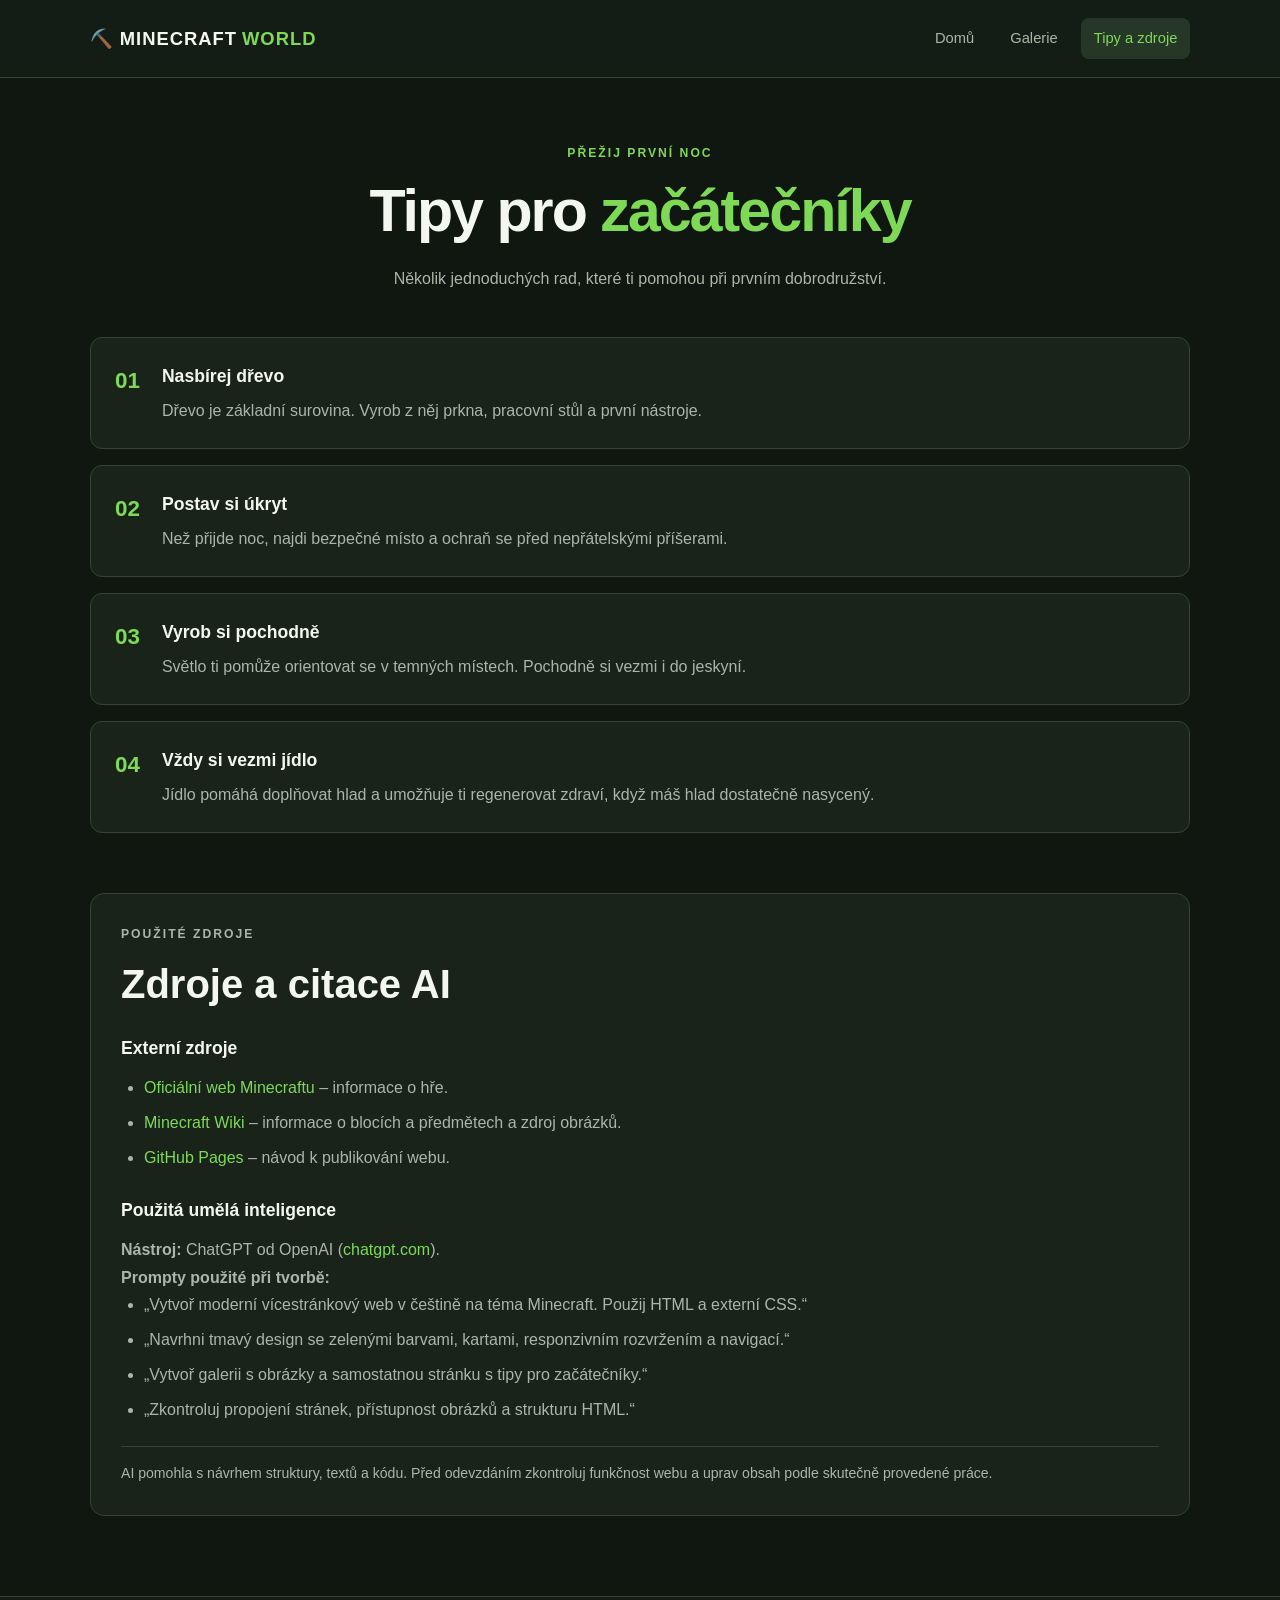
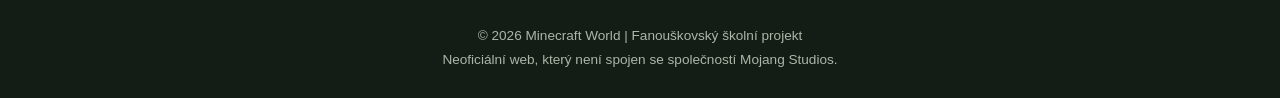
<file: minecraft-world/tipy.html>
<!DOCTYPE html>
<html lang="cs">
<head>
    <meta charset="UTF-8">
    <meta name="viewport" content="width=device-width, initial-scale=1.0">
    <meta name="description" content="Minecraft tipy pro začátečníky a zdroje použité při tvorbě webu.">
    <title>Minecraft World | Tipy a zdroje</title>
    <link rel="stylesheet" href="style.css">
</head>
<body>
    <header class="site-header">
        <a class="logo" href="index.html">⛏️ MINECRAFT<span>WORLD</span></a>
        <nav>
            <a href="index.html">Domů</a>
            <a href="galerie.html">Galerie</a>
            <a class="active" href="tipy.html">Tipy a zdroje</a>
        </nav>
    </header>

    <main class="page-content">
        <section class="page-heading">
            <p class="eyebrow">PŘEŽIJ PRVNÍ NOC</p>
            <h1>Tipy pro <span>začátečníky</span></h1>
            <p>Několik jednoduchých rad, které ti pomohou při prvním dobrodružství.</p>
        </section>

        <section class="tips-list">
            <article class="tip">
                <span class="tip-number">01</span>
                <div>
                    <h2>Nasbírej dřevo</h2>
                    <p>Dřevo je základní surovina. Vyrob z něj prkna, pracovní stůl a první nástroje.</p>
                </div>
            </article>
            <article class="tip">
                <span class="tip-number">02</span>
                <div>
                    <h2>Postav si úkryt</h2>
                    <p>Než přijde noc, najdi bezpečné místo a ochraň se před nepřátelskými příšerami.</p>
                </div>
            </article>
            <article class="tip">
                <span class="tip-number">03</span>
                <div>
                    <h2>Vyrob si pochodně</h2>
                    <p>Světlo ti pomůže orientovat se v temných místech. Pochodně si vezmi i do jeskyní.</p>
                </div>
            </article>
            <article class="tip">
                <span class="tip-number">04</span>
                <div>
                    <h2>Vždy si vezmi jídlo</h2>
                    <p>Jídlo pomáhá doplňovat hlad a umožňuje ti regenerovat zdraví, když máš hlad dostatečně nasycený.</p>
                </div>
            </article>
        </section>

        <section class="sources">
            <p class="eyebrow">POUŽITÉ ZDROJE</p>
            <h2>Zdroje a citace AI</h2>

            <h3>Externí zdroje</h3>
            <ul>
                <li><a href="https://www.minecraft.net/" target="_blank" rel="noopener noreferrer">Oficiální web Minecraftu</a> – informace o hře.</li>
                <li><a href="https://minecraft.wiki/" target="_blank" rel="noopener noreferrer">Minecraft Wiki</a> – informace o blocích a předmětech a zdroj obrázků.</li>
                <li><a href="https://pages.github.com/" target="_blank" rel="noopener noreferrer">GitHub Pages</a> – návod k publikování webu.</li>
            </ul>

            <h3>Použitá umělá inteligence</h3>
            <p><strong>Nástroj:</strong> ChatGPT od OpenAI (<a href="https://chatgpt.com/" target="_blank" rel="noopener noreferrer">chatgpt.com</a>).</p>
            <p><strong>Prompty použité při tvorbě:</strong></p>
            <ul>
                <li>„Vytvoř moderní vícestránkový web v češtině na téma Minecraft. Použij HTML a externí CSS.“</li>
                <li>„Navrhni tmavý design se zelenými barvami, kartami, responzivním rozvržením a navigací.“</li>
                <li>„Vytvoř galerii s obrázky a samostatnou stránku s tipy pro začátečníky.“</li>
                <li>„Zkontroluj propojení stránek, přístupnost obrázků a strukturu HTML.“</li>
            </ul>
            <p class="small-note">AI pomohla s návrhem struktury, textů a kódu. Před odevzdáním zkontroluj funkčnost webu a uprav obsah podle skutečně provedené práce.</p>
        </section>
    </main>

    <footer>
        <p>© 2026 Minecraft World | Fanouškovský školní projekt</p>
        <p>Neoficiální web, který není spojen se společností Mojang Studios.</p>
    </footer>
</body>
</html>
</file>
<file: minecraft-world/style.css>
:root {
    --bg: #101610;
    --surface: #19231a;
    --surface-light: #222e23;
    --green: #7ed957;
    --green-dark: #4e9f36;
    --text: #f3f7f0;
    --muted: #aab7a8;
    --border: #344435;
}

* {
    box-sizing: border-box;
    margin: 0;
    padding: 0;
}

html {
    scroll-behavior: smooth;
}

body {
    background: var(--bg);
    color: var(--text);
    font-family: 'Inter', Arial, sans-serif;
    line-height: 1.7;
}

a {
    color: var(--green);
    text-decoration: none;
}

a:hover {
    color: #b0f58f;
}

.site-header {
    min-height: 78px;
    padding: 18px 7%;
    display: flex;
    align-items: center;
    justify-content: space-between;
    gap: 24px;
    background: #141d15;
    border-bottom: 1px solid var(--border);
}

.logo {
    color: var(--text);
    font-weight: 800;
    font-size: 1.15rem;
    letter-spacing: 1px;
    white-space: nowrap;
}

.logo span {
    color: var(--green);
    margin-left: 5px;
}

nav {
    display: flex;
    flex-wrap: wrap;
    gap: 10px;
}

nav a {
    color: var(--muted);
    padding: 8px 13px;
    border-radius: 8px;
    font-size: 0.92rem;
    transition: 0.2s;
}

nav a:hover,
nav a.active {
    color: var(--green);
    background: #263727;
}

.hero {
    min-height: 490px;
    padding: 75px 9%;
    display: grid;
    grid-template-columns: 1.5fr 1fr;
    align-items: center;
    gap: 45px;
    background:
        radial-gradient(ellipse at 80% 40%, #254527 0%, transparent 55%),
        var(--bg);
}

.hero-content {
    max-width: 650px;
}

.eyebrow {
    color: var(--green);
    font-size: 0.76rem;
    font-weight: 800;
    letter-spacing: 2px;
    margin-bottom: 14px;
}

h1 {
    font-size: clamp(2.5rem, 6vw, 4.7rem);
    line-height: 1.1;
    letter-spacing: -2px;
    margin-bottom: 22px;
}

h1 span,
.feature h2 span,
.page-heading h1 span {
    color: var(--green);
}

.hero-content > p:not(.eyebrow),
.feature p,
.page-heading > p:last-child {
    color: var(--muted);
    max-width: 580px;
}

.hero-buttons {
    display: flex;
    flex-wrap: wrap;
    gap: 13px;
    margin-top: 28px;
}

.button {
    display: inline-block;
    padding: 12px 19px;
    background: var(--green);
    color: #12200f;
    font-weight: 800;
    border-radius: 8px;
    transition: 0.2s;
}

.button:hover {
    color: #12200f;
    background: #a4f17f;
    transform: translateY(-2px);
}

.button-outline {
    background: transparent;
    color: var(--text);
    border: 1px solid var(--border);
}

.button-outline:hover {
    color: var(--green);
    background: var(--surface);
}

.hero-image {
    display: grid;
    place-items: center;
    min-height: 270px;
}

.hero-image img {
    width: min(100%, 300px);
    image-rendering: pixelated;
    filter: drop-shadow(0 20px 35px #0008);
    transition: transform 0.25s;
}

.hero-image img:hover {
    transform: translateY(-8px) rotate(3deg);
}

.section {
    padding: 75px 9%;
}

.section > h2,
.feature h2,
.info-banner h2,
.sources h2 {
    font-size: clamp(1.7rem, 4vw, 2.5rem);
    line-height: 1.25;
    margin-bottom: 28px;
}

.card-grid {
    display: grid;
    grid-template-columns: repeat(3, minmax(0, 1fr));
    gap: 22px;
}

.card {
    background: var(--surface);
    padding: 28px;
    border: 1px solid var(--border);
    border-radius: 14px;
    transition: 0.2s;
}

.card:hover,
.gallery-card:hover {
    transform: translateY(-5px);
    border-color: var(--green-dark);
}

.card-icon {
    font-size: 2.2rem;
    margin-bottom: 12px;
}

.card h3 {
    font-size: 1.2rem;
    margin-bottom: 9px;
}

.card p,
.gallery-caption p {
    color: var(--muted);
    font-size: 0.95rem;
}

.feature {
    margin: 10px 9% 80px;
    padding: 38px;
    display: grid;
    grid-template-columns: 1.5fr 0.7fr;
    align-items: center;
    gap: 35px;
    background: var(--surface);
    border: 1px solid var(--border);
    border-radius: 16px;
}

.feature p {
    margin-bottom: 18px;
}

.feature img {
    display: block;
    width: 100%;
    max-width: 200px;
    margin: auto;
    image-rendering: pixelated;
}

.text-link {
    font-weight: 700;
}

.page-content {
    width: min(1100px, 86%);
    margin: 0 auto;
    padding: 65px 0 80px;
}

.page-heading {
    text-align: center;
    margin-bottom: 45px;
}

.page-heading h1 {
    font-size: clamp(2.3rem, 5vw, 3.7rem);
}

.page-heading > p:last-child {
    margin: 0 auto;
}

.gallery-grid {
    display: grid;
    grid-template-columns: repeat(3, minmax(0, 1fr));
    gap: 22px;
}

.gallery-card {
    overflow: hidden;
    background: var(--surface);
    border: 1px solid var(--border);
    border-radius: 14px;
    transition: 0.2s;
}

.gallery-card img {
    display: block;
    width: 100%;
    height: 210px;
    object-fit: contain;
    padding: 28px;
    background: var(--surface-light);
    image-rendering: pixelated;
}

.gallery-caption {
    padding: 20px;
}

.gallery-caption h2 {
    font-size: 1.2rem;
    margin-bottom: 7px;
}

.info-banner {
    margin-top: 50px;
    padding: 35px;
    text-align: center;
    border-radius: 14px;
    background: linear-gradient(120deg, #203b23, #19271b);
    border: 1px solid var(--border);
}

.info-banner h2 {
    margin-bottom: 10px;
}

.info-banner p {
    color: var(--muted);
    margin-bottom: 22px;
}

.tips-list {
    display: grid;
    gap: 16px;
}

.tip {
    display: flex;
    gap: 22px;
    padding: 24px;
    background: var(--surface);
    border: 1px solid var(--border);
    border-radius: 12px;
}

.tip-number {
    color: var(--green);
    font-size: 1.4rem;
    font-weight: 800;
}

.tip h2 {
    font-size: 1.1rem;
    margin-bottom: 5px;
}

.tip p {
    color: var(--muted);
}

.sources {
    margin-top: 60px;
    padding: 30px;
    background: var(--surface);
    border: 1px solid var(--border);
    border-radius: 14px;
}

.sources h2 {
    margin-bottom: 25px;
}

.sources h3 {
    font-size: 1.1rem;
    margin: 25px 0 10px;
}

.sources p,
.sources li {
    color: var(--muted);
}

.sources ul {
    padding-left: 23px;
}

.sources li {
    margin-bottom: 8px;
}

.sources a {
    overflow-wrap: anywhere;
}

.small-note {
    font-size: 0.88rem;
    margin-top: 22px;
    padding-top: 15px;
    border-top: 1px solid var(--border);
}

footer {
    padding: 27px 7%;
    text-align: center;
    color: var(--muted);
    background: #141d15;
    border-top: 1px solid var(--border);
    font-size: 0.85rem;
}

@media (max-width: 760px) {
    .site-header {
        flex-direction: column;
        padding: 18px 5%;
    }

    nav {
        justify-content: center;
    }

    .hero {
        grid-template-columns: 1fr;
        padding: 55px 7%;
        text-align: center;
    }

    .hero-buttons {
        justify-content: center;
    }

    .hero-image {
        min-height: 180px;
    }

    .hero-image img {
        width: 180px;
    }

    .section {
        padding: 55px 7%;
    }

    .card-grid,
    .gallery-grid {
        grid-template-columns: 1fr;
    }

    .feature {
        grid-template-columns: 1fr;
        margin: 0 7% 55px;
        padding: 25px;
    }

    .feature img {
        max-width: 130px;
    }

    .page-content {
        width: 90%;
        padding-top: 45px;
    }

    .gallery-card img {
        height: 190px;
    }

    .sources {
        padding: 22px;
    }
}
</file>
